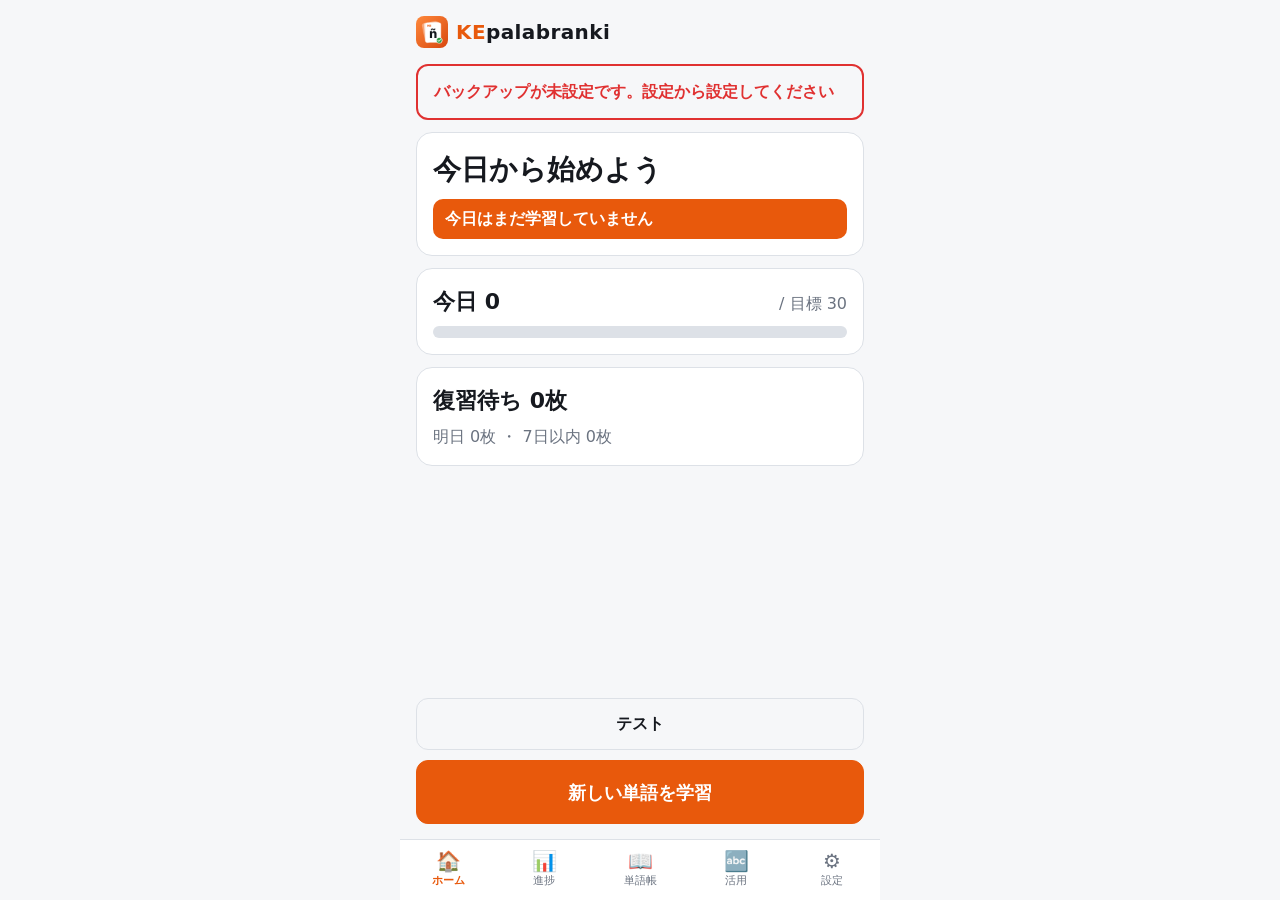
<file: index.html>
<!doctype html>
<!-- index.html — 画面の部品と script の読み込み — KEpalabranki v1.1.4 -->
<html lang="ja">
<head>
  <meta charset="utf-8">
  <meta name="viewport" content="width=device-width, initial-scale=1, viewport-fit=cover">
  <meta name="apple-mobile-web-app-capable" content="yes">
  <meta name="mobile-web-app-capable" content="yes">
  <meta name="apple-mobile-web-app-title" content="KEpalabranki">
  <meta name="apple-mobile-web-app-status-bar-style" content="default">
  <meta name="theme-color" content="#F6F7F9" media="(prefers-color-scheme: light)">
  <meta name="theme-color" content="#0E1116" media="(prefers-color-scheme: dark)">
  <title>KEpalabranki</title>
  <link rel="manifest" href="manifest.webmanifest">
  <link rel="icon" href="icons/favicon.ico" sizes="any">
  <link rel="icon" type="image/png" sizes="32x32" href="icons/favicon-32.png">
  <link rel="apple-touch-icon" href="icons/apple-touch-icon.png">
  <link rel="stylesheet" href="css/style.css">
</head>
<body>
<div id="app">
  <div id="fatal" class="fatal" hidden></div>

  <!-- ホーム -->
  <section id="screen-home" class="screen" hidden>
    <header class="app-head"><img id="app-logo" class="app-logo" src="icons/icon-192.png" alt="" width="32" height="32"><span class="brand"><b>KE</b>palabranki</span></header>
    <button id="banner-update" class="banner banner-accent" type="button" hidden></button>
    <button id="banner-sync-warn" class="banner banner-warn" type="button" hidden></button>
    <div class="card">
      <div id="txt-streak" class="streak"></div>
      <div id="banner-not-studied" class="banner-inline" hidden>今日はまだ学習していません</div>
    </div>
    <div class="card">
      <div class="goal-row"><span id="txt-today-count" class="goal-count"></span><span id="txt-goal" class="muted"></span></div>
      <div class="bar"><div id="bar-goal" class="bar-fill"></div></div>
    </div>
    <div class="card">
      <div id="txt-due-count" class="due"></div>
      <div class="muted"><span id="txt-tomorrow-count"></span> ・ <span id="txt-week-count"></span></div>
    </div>
    <div class="grow"></div>
    <div class="bottom-actions">
      <button id="btn-start-ahead" class="btn btn-outline" type="button" hidden>先取り復習</button>
      <button id="btn-start-test" class="btn btn-outline" type="button">テスト</button>
      <button id="btn-start-study" class="btn btn-primary btn-big" type="button">学習開始</button>
    </div>
  </section>

  <!-- 学習 -->
  <section id="screen-study" class="screen" hidden>
    <div class="top-bar">
      <button id="btn-study-end" class="btn-text" type="button">✕ 終了</button>
      <span id="txt-study-phase" class="phase"></span>
      <span id="txt-study-progress" class="muted"></span>
    </div>
    <div class="card study-card">
      <span id="badge-dir" class="badge"></span>
      <div id="txt-front" class="front"></div>
      <button id="btn-speak" class="btn-icon" type="button" aria-label="読み上げ">🔊</button>
    </div>
    <div id="area-choices" class="choices">
      <button id="btn-choice-0" class="choice masked" type="button" disabled>？</button>
      <button id="btn-choice-1" class="choice masked" type="button" disabled>？</button>
      <button id="btn-choice-2" class="choice masked" type="button" disabled>？</button>
      <button id="btn-choice-3" class="choice masked" type="button" disabled>？</button>
      <button id="btn-reveal-choices" class="reveal" type="button">4択を見る</button>
    </div>
    <div id="area-answer" class="card answer" hidden>
      <div class="result-row"><div id="txt-result" class="result"></div><button id="btn-fix-ng" class="btn-fix" type="button" hidden>やっぱり間違い</button></div>
      <div class="answer-es-row">
        <span id="txt-answer-es" class="answer-es"></span>
        <button id="btn-speak-answer" class="btn-icon" type="button" aria-label="読み上げ">🔊</button>
      </div>
      <div id="txt-answer-orig" class="answer-orig" hidden></div>
      <div id="txt-answer-ja" class="answer-ja"></div>
      <div id="txt-answer-ex" class="answer-ex" hidden></div>
    </div>
    <div class="grow"></div>
    <div class="bottom-actions">
      <div id="row-judge" class="row2">
        <button id="btn-ng" class="btn btn-ng" type="button">わからない</button>
        <button id="btn-ok" class="btn btn-primary" type="button">わかる</button>
      </div>
      <button id="btn-next" class="btn btn-primary btn-big" type="button" hidden>次へ</button>
    </div>
  </section>

  <!-- テスト -->
  <section id="screen-test" class="screen" hidden>
    <div id="test-setup">
      <h2 class="title">テスト</h2>
      <div class="card">
        <div class="label">範囲</div>
        <div class="seg-group">
          <button id="btn-range-all" class="seg-btn" type="button">全体（学習した単語）</button>
          <button id="btn-range-mastered" class="seg-btn" type="button">習得済み</button>
          <button id="btn-range-category" class="seg-btn" type="button">カテゴリ</button>
        </div>
        <select id="sel-test-category" class="input" hidden></select>
      </div>
      <div class="card">
        <div class="label">問題数</div>
        <div class="seg-group seg-row">
          <button id="btn-count-10" class="seg-btn" type="button">10問</button>
          <button id="btn-count-20" class="seg-btn" type="button">20問</button>
          <button id="btn-count-50" class="seg-btn" type="button">50問</button>
        </div>
      </div>
      <div class="bottom-actions">
        <button id="btn-test-back" class="btn btn-outline" type="button">戻る</button>
        <button id="btn-test-begin" class="btn btn-primary btn-big" type="button">開始</button>
      </div>
    </div>
    <div id="test-run" hidden>
      <div class="top-bar">
        <button id="btn-test-quit" class="btn-text" type="button">✕ 中止</button>
        <span id="txt-test-progress" class="muted"></span>
      </div>
      <div class="card study-card">
        <div id="txt-test-front" class="front front-es"></div>
        <button id="btn-test-speak" class="btn-icon" type="button" aria-label="読み上げ">🔊</button>
      </div>
      <div class="choices">
        <button id="btn-test-choice-0" class="choice" type="button"></button>
        <button id="btn-test-choice-1" class="choice" type="button"></button>
        <button id="btn-test-choice-2" class="choice" type="button"></button>
        <button id="btn-test-choice-3" class="choice" type="button"></button>
      </div>
      <div id="txt-test-answer" class="result" hidden></div>
      <div class="grow"></div>
      <div class="bottom-actions">
        <button id="btn-test-next" class="btn btn-primary btn-big" type="button" hidden>次へ</button>
      </div>
    </div>
    <div id="test-result" hidden>
      <h2 class="title">テスト結果</h2>
      <div class="card center">
        <div id="txt-test-score" class="score"></div>
        <div id="txt-test-compare" class="muted"></div>
      </div>
      <div id="box-test-wrong" class="card">
        <div class="label">間違えた単語</div>
        <ul id="list-test-wrong" class="word-list"></ul>
      </div>
      <div class="card">
        <div class="label">正答率の履歴</div>
        <div id="chart-test-history" class="chart"></div>
      </div>
      <div class="bottom-actions">
        <button id="btn-test-review" class="btn btn-outline" type="button">間違えた単語を学習</button>
        <button id="btn-test-home" class="btn btn-primary btn-big" type="button">ホームへ</button>
      </div>
    </div>
  </section>

  <!-- 進捗 -->
  <section id="screen-progress" class="screen" hidden>
    <h2 class="title">進捗</h2>
    <div class="card">
      <div class="label">習得状況（スペ→日）</div>
      <div id="stage-bar" class="stage-bar"></div>
      <ul class="stage-list">
        <li><span class="stage-dot unseen"></span>未学習<span id="txt-stage-unseen" class="num"></span></li>
        <li><span class="stage-dot learning"></span>学習中<span id="txt-stage-learning" class="num"></span></li>
        <li><span class="stage-dot settled"></span>定着<span id="txt-stage-settled" class="num"></span></li>
        <li><span class="stage-dot mastered"></span>習得<span id="txt-stage-mastered" class="num"></span></li>
      </ul>
    </div>
    <div class="card">
      <ul class="stage-list">
        <li>全単語<span id="txt-total-words" class="num"></span></li>
        <li>日→スペが解放された単語<span id="txt-reverse-count" class="num"></span></li>
        <li>連続日数<span id="txt-progress-streak" class="num"></span></li>
      </ul>
    </div>
  </section>

  <!-- 単語帳 -->
  <section id="screen-words" class="screen" hidden>
    <h2 class="title">単語帳</h2>
    <div class="row2">
      <button id="btn-word-add" class="btn btn-outline" type="button">＋追加</button>
      <button id="btn-word-import" class="btn btn-outline" type="button">CSV取り込み</button>
    </div>
    <input id="input-word-search" class="input" type="search" placeholder="スペイン語・日本語で検索" autocomplete="off">
    <div class="row-between">
      <select id="sel-word-category" class="input"></select>
      <span id="txt-word-count" class="muted nowrap"></span>
    </div>
    <ul id="list-words" class="word-list tappable"></ul>
    <button id="btn-word-more" class="btn btn-outline" type="button" hidden>さらに表示</button>
  </section>

  <!-- 単語の編集 -->
  <section id="screen-word-edit" class="screen" hidden>
    <h2 id="txt-we-title" class="title">単語の編集</h2>
    <label class="field"><span>スペイン語（必須）</span>
      <span class="row-between"><input id="input-we-es" class="input" type="text" autocomplete="off" autocapitalize="off" spellcheck="false">
      <button id="btn-we-speak" class="btn-icon" type="button" aria-label="読み上げ">🔊</button></span></label>
    <label class="field"><span>日本語（必須。改行できます）</span><textarea id="input-we-ja" class="input" rows="4"></textarea></label>
    <label class="field"><span>カテゴリ（必須）</span><input id="input-we-category" class="input" type="text" list="list-categories" autocomplete="off"></label>
    <datalist id="list-categories"></datalist>
    <label class="field"><span>品詞</span><input id="input-we-pos" class="input" type="text" list="list-pos" autocomplete="off"></label>
    <datalist id="list-pos"></datalist>
    <label class="field"><span>名詞の性</span>
      <select id="sel-we-gender" class="input">
        <option value="">なし</option><option value="m">男性 el</option><option value="f">女性 la</option>
      </select></label>
    <label class="field"><span>例文（スペイン語）</span><input id="input-we-ex-es" class="input" type="text" autocomplete="off" autocapitalize="off"></label>
    <label class="field"><span>例文（日本語）</span><input id="input-we-ex-ja" class="input" type="text" autocomplete="off"></label>
    <label class="field"><span>メモ</span><input id="input-we-note" class="input" type="text" autocomplete="off"></label>
    <label class="field"><span>出典</span><input id="input-we-source" class="input" type="text" autocomplete="off"></label>
    <div class="bottom-actions">
      <div class="row2">
        <button id="btn-we-cancel" class="btn btn-outline" type="button">キャンセル</button>
        <button id="btn-we-save" class="btn btn-primary" type="button">保存</button>
      </div>
    </div>
  </section>

  <!-- 取り込み -->
  <section id="screen-import" class="screen" hidden>
    <h2 class="title">CSV取り込み</h2>
    <input id="input-import-file" type="file" accept=".csv,text/csv,text/plain" hidden>
    <button id="btn-import-choose" class="btn btn-outline" type="button">ファイルを選ぶ</button>
    <div id="txt-import-summary" class="card"></div>
    <label class="field"><span>重複したとき</span>
      <select id="sel-import-dup" class="input">
        <option value="SKIP">スキップ</option>
        <option value="OVERWRITE">上書き（学習記録は残す）</option>
      </select></label>
    <div class="grow"></div>
    <div class="bottom-actions">
      <div class="row2">
        <button id="btn-import-cancel" class="btn btn-outline" type="button">キャンセル</button>
        <button id="btn-import-run" class="btn btn-primary" type="button" disabled>取り込む</button>
      </div>
    </div>
  </section>

  <!-- 設定 -->
  <section id="screen-settings" class="screen" hidden>
    <h2 class="title">設定</h2>
    <div class="card">
      <label class="field"><span>1日の目標（枚）</span><input id="input-goal" class="input" type="number" min="1" max="500" step="1" inputmode="numeric"></label>
      <label class="field"><span>読み上げ音声</span><select id="sel-voice" class="input"></select></label>
      <button id="btn-voice-test" class="btn btn-outline" type="button">🔊 試しに読む</button>
    </div>
    <div class="card">
      <div class="label">バックアップ（スプレッドシート）</div>
      <label class="field"><span>同期のURL</span><input id="input-sync-url" class="input" type="url" autocomplete="off" autocapitalize="off" spellcheck="false" placeholder="https://script.google.com/macros/s/…/exec"></label>
      <label class="field"><span>合言葉</span><input id="input-sync-token" class="input" type="text" autocomplete="off" autocapitalize="off" spellcheck="false"></label>
      <div class="row2">
        <button id="btn-sync-test" class="btn btn-outline" type="button">接続テスト</button>
        <button id="btn-sync-now" class="btn btn-outline" type="button">今すぐ同期</button>
      </div>
      <button id="btn-sync-restore" class="btn btn-outline" type="button">スプレッドシートから復元</button>
      <div id="txt-sync-status" class="muted small"></div>
    </div>
    <div id="txt-version" class="version"></div>
  </section>

  <!-- 活用（v1.1） -->
  <section id="screen-conj" class="screen" hidden>
    <div id="conj-setup">
      <h2 class="title">活用</h2>
      <div class="card">
        <div id="txt-conj-data" class="muted small"></div>
        <div id="txt-conj-verbs"></div>
        <div id="box-conj-missing" class="conj-missing" hidden>
          <div id="txt-conj-missing-msg"></div>
          <button id="btn-conj-copy-missing" class="btn btn-outline" type="button">一覧をコピー</button>
          <div id="txt-conj-missing" class="small" hidden></div>
        </div>
      </div>
      <div class="card">
        <div class="label">出題する時制</div>
        <div id="conj-tense-btns" class="tense-grid">
          <button id="btn-conj-tense-IND_PRES" class="seg-btn" type="button" data-tense="IND_PRES">直説法 現在</button>
          <button id="btn-conj-tense-IND_PRET" class="seg-btn" type="button" data-tense="IND_PRET">直説法 点過去</button>
          <button id="btn-conj-tense-IND_IMPF" class="seg-btn" type="button" data-tense="IND_IMPF">直説法 線過去</button>
          <button id="btn-conj-tense-IND_FUT" class="seg-btn" type="button" data-tense="IND_FUT">直説法 未来</button>
          <button id="btn-conj-tense-IND_COND" class="seg-btn" type="button" data-tense="IND_COND">直説法 過去未来</button>
          <button id="btn-conj-tense-SUB_PRES" class="seg-btn" type="button" data-tense="SUB_PRES">接続法 現在</button>
          <button id="btn-conj-tense-SUB_IMPF" class="seg-btn" type="button" data-tense="SUB_IMPF">接続法 過去</button>
          <button id="btn-conj-tense-IMP_AFF" class="seg-btn" type="button" data-tense="IMP_AFF">命令法 肯定</button>
          <button id="btn-conj-tense-IMP_NEG" class="seg-btn" type="button" data-tense="IMP_NEG">命令法 否定</button>
        </div>
      </div>
      <div class="card">
        <div class="label">時制ごとの正答率（直近300問）</div>
        <ul id="list-conj-stats" class="stage-list"></ul>
      </div>
      <div class="grow"></div>
      <div class="bottom-actions conj-actions">
        <button id="btn-conj-begin" class="btn btn-primary btn-big" type="button">始める</button>
      </div>
    </div>
    <div id="conj-run" hidden>
      <div class="top-bar">
        <button id="btn-conj-quit" class="btn-text" type="button">✕ 中止</button>
        <span id="txt-conj-qtype" class="phase"></span>
        <span id="txt-conj-progress" class="muted"></span>
      </div>
      <div class="card study-card">
        <div id="txt-conj-prompt" class="conj-prompt"></div>
        <button id="btn-conj-speak" class="btn-icon" type="button" aria-label="読み上げ">🔊</button>
      </div>
      <div class="choices">
        <button id="btn-conj-choice-0" class="choice" type="button"></button>
        <button id="btn-conj-choice-1" class="choice" type="button"></button>
        <button id="btn-conj-choice-2" class="choice" type="button"></button>
        <button id="btn-conj-choice-3" class="choice" type="button"></button>
      </div>
      <div id="txt-conj-result" class="result" hidden></div>
      <div id="box-conj-table" class="card conj-box" hidden>
        <div class="conj-head"><span id="txt-conj-inf" class="conj-inf"></span><span id="txt-conj-meaning" class="muted"></span></div>
        <div><span id="txt-conj-type" class="type-label"></span></div>
        <div id="txt-conj-note" class="small"></div>
        <div id="txt-conj-parts" class="small muted"></div>
        <div id="list-conj-table"></div>
      </div>
      <div class="grow"></div>
      <div class="bottom-actions">
        <button id="btn-conj-next" class="btn btn-primary btn-big" type="button" hidden>次へ</button>
      </div>
    </div>
    <div id="conj-result" hidden>
      <h2 class="title">活用の結果</h2>
      <div class="card center"><div id="txt-conj-score" class="score"></div></div>
      <div id="box-conj-wrong" class="card">
        <div class="label">間違えた問題</div>
        <ul id="list-conj-wrong" class="plain-list"></ul>
      </div>
      <div class="bottom-actions">
        <button id="btn-conj-back" class="btn btn-outline" type="button">戻る</button>
        <button id="btn-conj-again" class="btn btn-primary btn-big" type="button">もう一度</button>
      </div>
    </div>
  </section>

  <nav id="tabbar" class="tabbar" hidden>
    <button type="button" data-screen="home"><span class="tab-ic">🏠</span>ホーム</button>
    <button type="button" data-screen="progress"><span class="tab-ic">📊</span>進捗</button>
    <button type="button" data-screen="words"><span class="tab-ic">📖</span>単語帳</button>
    <button type="button" data-screen="conj"><span class="tab-ic">🔤</span>活用</button>
    <button type="button" data-screen="settings"><span class="tab-ic">⚙️</span>設定</button>
  </nav>

  <div id="toast" class="toast" role="status" hidden></div>
  <div id="overlay-goal" class="overlay-goal" hidden></div>
</div>

<script src="js/config.js"></script>
<script src="js/utils.js"></script>
<script src="js/db.js"></script>
<script src="js/data.js"></script>
<script src="js/srs.js"></script>
<script src="js/queue.js"></script>
<script src="js/choices.js"></script>
<script src="js/stats.js"></script>
<script src="js/speech.js"></script>
<script src="js/importer.js"></script>
<script src="js/sync.js"></script>
<script src="js/conj.js"></script>
<script src="js/ui.js"></script>
<script src="js/screenHome.js"></script>
<script src="js/screenStudy.js"></script>
<script src="js/screenTest.js"></script>
<script src="js/screenProgress.js"></script>
<script src="js/screenWords.js"></script>
<script src="js/screenSettings.js"></script>
<script src="js/screenConj.js"></script>
<script src="js/main.js"></script>
</body>
</html>
</file>
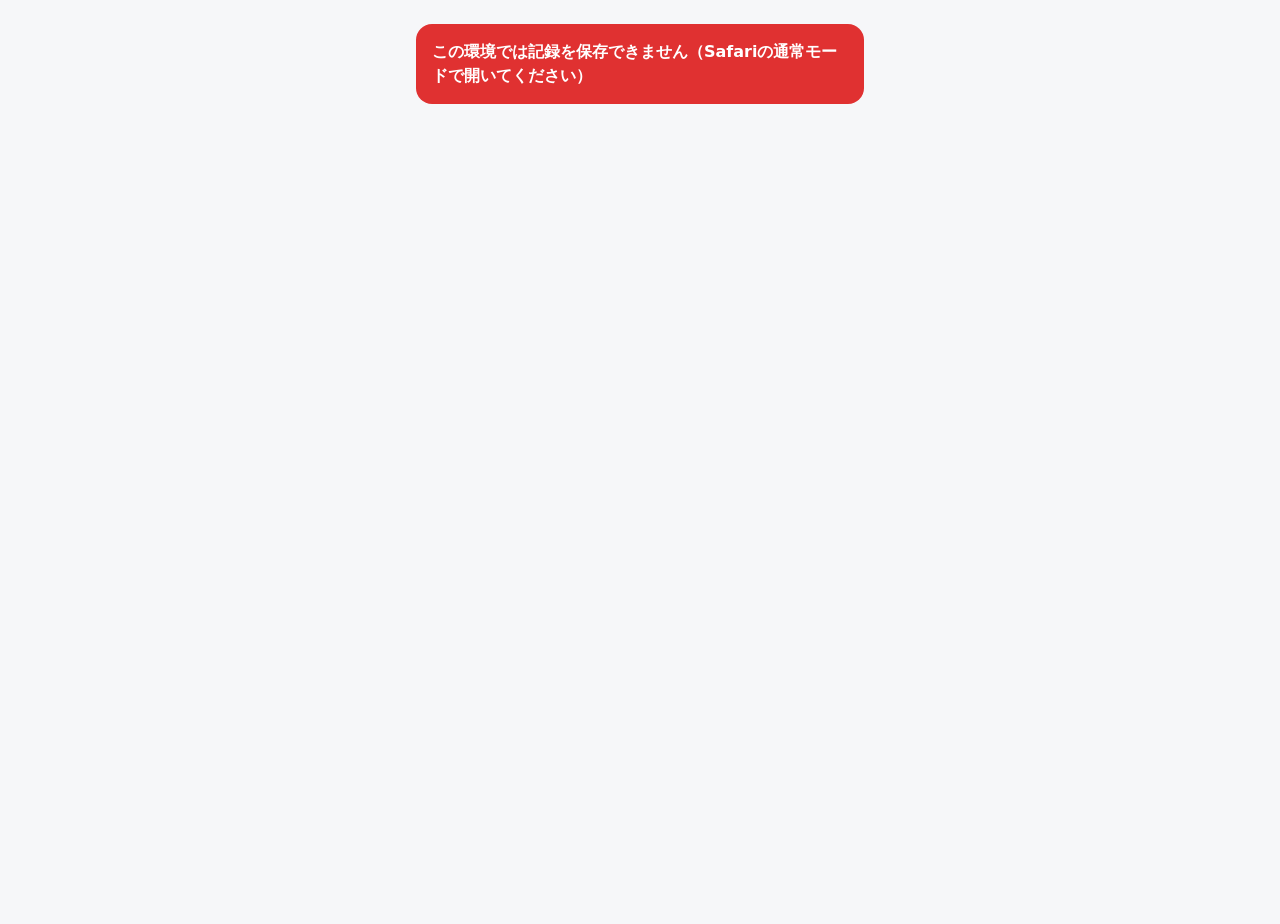
<file: kepalabranki/index.html>
<!doctype html>
<!-- index.html — 画面の部品と script の読み込み — KEpalabranki v1.0.1 -->
<html lang="ja">
<head>
  <meta charset="utf-8">
  <meta name="viewport" content="width=device-width, initial-scale=1, viewport-fit=cover">
  <meta name="apple-mobile-web-app-capable" content="yes">
  <meta name="mobile-web-app-capable" content="yes">
  <meta name="apple-mobile-web-app-title" content="KEpalabranki">
  <meta name="apple-mobile-web-app-status-bar-style" content="default">
  <meta name="theme-color" content="#F6F7F9" media="(prefers-color-scheme: light)">
  <meta name="theme-color" content="#0E1116" media="(prefers-color-scheme: dark)">
  <title>KEpalabranki</title>
  <link rel="manifest" href="manifest.webmanifest">
  <link rel="apple-touch-icon" href="icons/apple-touch-icon.png">
  <link rel="stylesheet" href="css/style.css">
</head>
<body>
<div id="app">
  <div id="fatal" class="fatal" hidden></div>

  <!-- ホーム -->
  <section id="screen-home" class="screen" hidden>
    <header class="app-head"><span class="brand"><b>KE</b>palabranki</span></header>
    <button id="banner-update" class="banner banner-accent" type="button" hidden></button>
    <button id="banner-sync-warn" class="banner banner-warn" type="button" hidden></button>
    <div class="card">
      <div id="txt-streak" class="streak"></div>
      <div id="banner-not-studied" class="banner-inline" hidden>今日はまだ学習していません</div>
    </div>
    <div class="card">
      <div class="goal-row"><span id="txt-today-count" class="goal-count"></span><span id="txt-goal" class="muted"></span></div>
      <div class="bar"><div id="bar-goal" class="bar-fill"></div></div>
    </div>
    <div class="card">
      <div id="txt-due-count" class="due"></div>
      <div class="muted"><span id="txt-tomorrow-count"></span> ・ <span id="txt-week-count"></span></div>
    </div>
    <div class="grow"></div>
    <div class="bottom-actions">
      <button id="btn-start-ahead" class="btn btn-outline" type="button" hidden>先取り復習</button>
      <button id="btn-start-test" class="btn btn-outline" type="button">テスト</button>
      <button id="btn-start-study" class="btn btn-primary btn-big" type="button">学習開始</button>
    </div>
  </section>

  <!-- 学習 -->
  <section id="screen-study" class="screen" hidden>
    <div class="top-bar">
      <button id="btn-study-end" class="btn-text" type="button">✕ 終了</button>
      <span id="txt-study-phase" class="phase"></span>
      <span id="txt-study-progress" class="muted"></span>
    </div>
    <div class="card study-card">
      <span id="badge-dir" class="badge"></span>
      <div id="txt-front" class="front"></div>
      <button id="btn-speak" class="btn-icon" type="button" aria-label="読み上げ">🔊</button>
    </div>
    <div id="area-choices" class="choices">
      <button id="btn-choice-0" class="choice masked" type="button" disabled>？</button>
      <button id="btn-choice-1" class="choice masked" type="button" disabled>？</button>
      <button id="btn-choice-2" class="choice masked" type="button" disabled>？</button>
      <button id="btn-choice-3" class="choice masked" type="button" disabled>？</button>
      <button id="btn-reveal-choices" class="reveal" type="button">4択を見る</button>
    </div>
    <div id="area-answer" class="card answer" hidden>
      <div id="txt-result" class="result"></div>
      <div class="answer-es-row">
        <span id="txt-answer-es" class="answer-es"></span>
        <button id="btn-speak-answer" class="btn-icon" type="button" aria-label="読み上げ">🔊</button>
      </div>
      <div id="txt-answer-ja" class="answer-ja"></div>
      <div id="txt-answer-ex" class="answer-ex" hidden></div>
    </div>
    <div class="grow"></div>
    <div class="bottom-actions">
      <div id="row-judge" class="row2">
        <button id="btn-ng" class="btn btn-ng" type="button">わからない</button>
        <button id="btn-ok" class="btn btn-primary" type="button">わかる</button>
      </div>
      <button id="btn-next" class="btn btn-primary btn-big" type="button" hidden>次へ</button>
    </div>
  </section>

  <!-- テスト -->
  <section id="screen-test" class="screen" hidden>
    <div id="test-setup">
      <h2 class="title">テスト</h2>
      <div class="card">
        <div class="label">範囲</div>
        <div class="seg-group">
          <button id="btn-range-all" class="seg-btn" type="button">全体（学習した単語）</button>
          <button id="btn-range-mastered" class="seg-btn" type="button">習得済み</button>
          <button id="btn-range-category" class="seg-btn" type="button">カテゴリ</button>
        </div>
        <select id="sel-test-category" class="input" hidden></select>
      </div>
      <div class="card">
        <div class="label">問題数</div>
        <div class="seg-group seg-row">
          <button id="btn-count-10" class="seg-btn" type="button">10問</button>
          <button id="btn-count-20" class="seg-btn" type="button">20問</button>
          <button id="btn-count-50" class="seg-btn" type="button">50問</button>
        </div>
      </div>
      <div class="bottom-actions">
        <button id="btn-test-back" class="btn btn-outline" type="button">戻る</button>
        <button id="btn-test-begin" class="btn btn-primary btn-big" type="button">開始</button>
      </div>
    </div>
    <div id="test-run" hidden>
      <div class="top-bar">
        <button id="btn-test-quit" class="btn-text" type="button">✕ 中止</button>
        <span id="txt-test-progress" class="muted"></span>
      </div>
      <div class="card study-card">
        <div id="txt-test-front" class="front front-es"></div>
        <button id="btn-test-speak" class="btn-icon" type="button" aria-label="読み上げ">🔊</button>
      </div>
      <div class="choices">
        <button id="btn-test-choice-0" class="choice" type="button"></button>
        <button id="btn-test-choice-1" class="choice" type="button"></button>
        <button id="btn-test-choice-2" class="choice" type="button"></button>
        <button id="btn-test-choice-3" class="choice" type="button"></button>
      </div>
      <div id="txt-test-answer" class="result" hidden></div>
      <div class="grow"></div>
      <div class="bottom-actions">
        <button id="btn-test-next" class="btn btn-primary btn-big" type="button" hidden>次へ</button>
      </div>
    </div>
    <div id="test-result" hidden>
      <h2 class="title">テスト結果</h2>
      <div class="card center">
        <div id="txt-test-score" class="score"></div>
        <div id="txt-test-compare" class="muted"></div>
      </div>
      <div id="box-test-wrong" class="card">
        <div class="label">間違えた単語</div>
        <ul id="list-test-wrong" class="word-list"></ul>
      </div>
      <div class="card">
        <div class="label">正答率の履歴</div>
        <div id="chart-test-history" class="chart"></div>
      </div>
      <div class="bottom-actions">
        <button id="btn-test-review" class="btn btn-outline" type="button">間違えた単語を学習</button>
        <button id="btn-test-home" class="btn btn-primary btn-big" type="button">ホームへ</button>
      </div>
    </div>
  </section>

  <!-- 進捗 -->
  <section id="screen-progress" class="screen" hidden>
    <h2 class="title">進捗</h2>
    <div class="card">
      <div class="label">習得状況（スペ→日）</div>
      <div id="stage-bar" class="stage-bar"></div>
      <ul class="stage-list">
        <li><span class="stage-dot unseen"></span>未学習<span id="txt-stage-unseen" class="num"></span></li>
        <li><span class="stage-dot learning"></span>学習中<span id="txt-stage-learning" class="num"></span></li>
        <li><span class="stage-dot settled"></span>定着<span id="txt-stage-settled" class="num"></span></li>
        <li><span class="stage-dot mastered"></span>習得<span id="txt-stage-mastered" class="num"></span></li>
      </ul>
    </div>
    <div class="card">
      <ul class="stage-list">
        <li>全単語<span id="txt-total-words" class="num"></span></li>
        <li>日→スペが解放された単語<span id="txt-reverse-count" class="num"></span></li>
        <li>連続日数<span id="txt-progress-streak" class="num"></span></li>
      </ul>
    </div>
  </section>

  <!-- 単語帳 -->
  <section id="screen-words" class="screen" hidden>
    <h2 class="title">単語帳</h2>
    <div class="row2">
      <button id="btn-word-add" class="btn btn-outline" type="button">＋追加</button>
      <button id="btn-word-import" class="btn btn-outline" type="button">CSV取り込み</button>
    </div>
    <input id="input-word-search" class="input" type="search" placeholder="スペイン語・日本語で検索" autocomplete="off">
    <div class="row-between">
      <select id="sel-word-category" class="input"></select>
      <span id="txt-word-count" class="muted nowrap"></span>
    </div>
    <ul id="list-words" class="word-list tappable"></ul>
    <button id="btn-word-more" class="btn btn-outline" type="button" hidden>さらに表示</button>
  </section>

  <!-- 単語の編集 -->
  <section id="screen-word-edit" class="screen" hidden>
    <h2 id="txt-we-title" class="title">単語の編集</h2>
    <label class="field"><span>スペイン語（必須）</span>
      <span class="row-between"><input id="input-we-es" class="input" type="text" autocomplete="off" autocapitalize="off" spellcheck="false">
      <button id="btn-we-speak" class="btn-icon" type="button" aria-label="読み上げ">🔊</button></span></label>
    <label class="field"><span>日本語（必須。改行できます）</span><textarea id="input-we-ja" class="input" rows="4"></textarea></label>
    <label class="field"><span>カテゴリ（必須）</span><input id="input-we-category" class="input" type="text" list="list-categories" autocomplete="off"></label>
    <datalist id="list-categories"></datalist>
    <label class="field"><span>品詞</span><input id="input-we-pos" class="input" type="text" list="list-pos" autocomplete="off"></label>
    <datalist id="list-pos"></datalist>
    <label class="field"><span>名詞の性</span>
      <select id="sel-we-gender" class="input">
        <option value="">なし</option><option value="m">男性 el</option><option value="f">女性 la</option>
      </select></label>
    <label class="field"><span>例文（スペイン語）</span><input id="input-we-ex-es" class="input" type="text" autocomplete="off" autocapitalize="off"></label>
    <label class="field"><span>例文（日本語）</span><input id="input-we-ex-ja" class="input" type="text" autocomplete="off"></label>
    <label class="field"><span>メモ</span><input id="input-we-note" class="input" type="text" autocomplete="off"></label>
    <label class="field"><span>出典</span><input id="input-we-source" class="input" type="text" autocomplete="off"></label>
    <div class="bottom-actions">
      <div class="row2">
        <button id="btn-we-cancel" class="btn btn-outline" type="button">キャンセル</button>
        <button id="btn-we-save" class="btn btn-primary" type="button">保存</button>
      </div>
    </div>
  </section>

  <!-- 取り込み -->
  <section id="screen-import" class="screen" hidden>
    <h2 class="title">CSV取り込み</h2>
    <input id="input-import-file" type="file" accept=".csv,text/csv,text/plain" hidden>
    <button id="btn-import-choose" class="btn btn-outline" type="button">ファイルを選ぶ</button>
    <div id="txt-import-summary" class="card"></div>
    <label class="field"><span>重複したとき</span>
      <select id="sel-import-dup" class="input">
        <option value="SKIP">スキップ</option>
        <option value="OVERWRITE">上書き（学習記録は残す）</option>
      </select></label>
    <div class="grow"></div>
    <div class="bottom-actions">
      <div class="row2">
        <button id="btn-import-cancel" class="btn btn-outline" type="button">キャンセル</button>
        <button id="btn-import-run" class="btn btn-primary" type="button" disabled>取り込む</button>
      </div>
    </div>
  </section>

  <!-- 設定 -->
  <section id="screen-settings" class="screen" hidden>
    <h2 class="title">設定</h2>
    <div class="card">
      <label class="field"><span>1日の目標（枚）</span><input id="input-goal" class="input" type="number" min="1" max="500" step="1" inputmode="numeric"></label>
      <label class="field"><span>読み上げ音声</span><select id="sel-voice" class="input"></select></label>
      <button id="btn-voice-test" class="btn btn-outline" type="button">🔊 試しに読む</button>
    </div>
    <div class="card">
      <div class="label">バックアップ（スプレッドシート）</div>
      <label class="field"><span>同期のURL</span><input id="input-sync-url" class="input" type="url" autocomplete="off" autocapitalize="off" spellcheck="false" placeholder="https://script.google.com/macros/s/…/exec"></label>
      <label class="field"><span>合言葉</span><input id="input-sync-token" class="input" type="text" autocomplete="off" autocapitalize="off" spellcheck="false"></label>
      <div class="row2">
        <button id="btn-sync-test" class="btn btn-outline" type="button">接続テスト</button>
        <button id="btn-sync-now" class="btn btn-outline" type="button">今すぐ同期</button>
      </div>
      <button id="btn-sync-restore" class="btn btn-outline" type="button">スプレッドシートから復元</button>
      <div id="txt-sync-status" class="muted small"></div>
    </div>
    <div id="txt-version" class="version"></div>
  </section>

  <nav id="tabbar" class="tabbar" hidden>
    <button type="button" data-screen="home"><span class="tab-ic">🏠</span>ホーム</button>
    <button type="button" data-screen="progress"><span class="tab-ic">📊</span>進捗</button>
    <button type="button" data-screen="words"><span class="tab-ic">📖</span>単語帳</button>
    <button type="button" data-screen="settings"><span class="tab-ic">⚙️</span>設定</button>
  </nav>

  <div id="toast" class="toast" role="status" hidden></div>
  <div id="overlay-goal" class="overlay-goal" hidden></div>
</div>

<script src="js/config.js"></script>
<script src="js/utils.js"></script>
<script src="js/db.js"></script>
<script src="js/data.js"></script>
<script src="js/srs.js"></script>
<script src="js/queue.js"></script>
<script src="js/choices.js"></script>
<script src="js/stats.js"></script>
<script src="js/speech.js"></script>
<script src="js/importer.js"></script>
<script src="js/sync.js"></script>
<script src="js/ui.js"></script>
<script src="js/screenHome.js"></script>
<script src="js/screenStudy.js"></script>
<script src="js/screenTest.js"></script>
<script src="js/screenProgress.js"></script>
<script src="js/screenWords.js"></script>
<script src="js/screenSettings.js"></script>
<script src="js/main.js"></script>
</body>
</html>
</file>
<file: css/style.css>
/* css/style.css — 見た目 — KEpalabranki v1.1.3 */
:root {
  --bg: #F6F7F9; --surface: #FFFFFF; --line: #DDE1E7; --text: #16191F; --muted: #6B7380;
  --accent: #E8590C; --accent-ink: #FFFFFF; --ok: #2F9E44; --ng: #E03131;
  --male: #1C7ED6; --female: #D6336C; --mask: #CED4DA; --accent-soft: #FFE8D9;
  --st-unseen: #ADB5BD; --st-learning: #FAB005; --st-settled: #40C057; --st-mastered: #1C7ED6;
  --font: -apple-system, "Hiragino Sans", "Noto Sans JP", system-ui, sans-serif;
  --tab-h: 60px;
}
@media (prefers-color-scheme: dark) {
  :root {
    --bg: #0E1116; --surface: #171B22; --line: #2A313C; --text: #E8ECF2; --muted: #8D97A6;
    --accent: #FF8A3D; --accent-ink: #1A0E05; --ok: #51CF66; --ng: #FF6B6B;
    --male: #4DABF7; --female: #F783AC; --mask: #343A40; --accent-soft: #3A2414;
    --st-unseen: #5C6670; --st-learning: #FCC419; --st-settled: #51CF66; --st-mastered: #4DABF7;
  }
}

[hidden] { display: none !important; }
* { box-sizing: border-box; -webkit-tap-highlight-color: transparent; }
html, body { margin: 0; padding: 0; background: var(--bg); color: var(--text); font-family: var(--font); font-size: 16px; line-height: 1.5; }
button, input, select, textarea { font: inherit; color: inherit; }
button { cursor: pointer; }

#app { max-width: 480px; margin: 0 auto; min-height: 100vh; min-height: 100dvh; }
.screen {
  display: flex; flex-direction: column; gap: 12px;
  min-height: 100vh; min-height: 100dvh;
  padding: calc(env(safe-area-inset-top) + 12px) 16px calc(env(safe-area-inset-bottom) + 16px);
}
#screen-home, #screen-progress, #screen-words, #screen-settings, #screen-conj { padding-bottom: calc(env(safe-area-inset-bottom) + var(--tab-h) + 16px); }
#test-setup, #test-run, #test-result { display: flex; flex-direction: column; gap: 12px; flex: 1; }
.grow { flex: 1; }

.app-head { padding: 4px 0; }
.brand { font-size: 20px; font-weight: 700; letter-spacing: .02em; }
.brand b { color: var(--accent); }
.title { margin: 4px 0; font-size: 22px; }
.label { font-size: 14px; color: var(--muted); margin-bottom: 8px; }
.muted { color: var(--muted); }
.small { font-size: 14px; }
.nowrap { white-space: nowrap; }
.center { text-align: center; }
.version { text-align: center; color: var(--muted); font-size: 13px; padding: 8px 0; }

.card { background: var(--surface); border: 1px solid var(--line); border-radius: 16px; padding: 16px; display: flex; flex-direction: column; gap: 8px; }
.fatal { margin: 24px 16px; padding: 16px; border-radius: 16px; background: var(--ng); color: #fff; font-weight: 700; }

/* ボタン */
.btn { min-height: 52px; border-radius: 12px; border: 1px solid var(--line); background: var(--surface); padding: 0 16px; font-weight: 700; width: 100%; }
.btn:disabled { opacity: .45; }
.btn:active:not(:disabled) { transform: scale(.98); }
.btn-primary { background: var(--accent); color: var(--accent-ink); border-color: var(--accent); }
.btn-outline { background: transparent; border-color: var(--line); }
.btn-ng { background: var(--surface); border: 2px solid var(--ng); color: var(--ng); }
.btn-big { min-height: 64px; font-size: 18px; }
.btn-text { background: none; border: none; padding: 8px 4px; min-height: 44px; color: var(--muted); font-weight: 700; }
.btn-icon { background: none; border: 1px solid var(--line); border-radius: 50%; width: 48px; height: 48px; font-size: 20px; flex: none; }
.row2 { display: grid; grid-template-columns: 1fr 1fr; gap: 10px; }
.row2 .btn { min-height: 64px; font-size: 18px; }
.row-between { display: flex; align-items: center; gap: 10px; }
.row-between .input { flex: 1; }
.bottom-actions {
  position: sticky; bottom: calc(env(safe-area-inset-bottom) + 8px);
  display: flex; flex-direction: column; gap: 10px; padding-top: 8px; background: var(--bg);
}
#screen-home .bottom-actions { bottom: calc(env(safe-area-inset-bottom) + var(--tab-h) + 8px); }

/* バナー */
.banner { width: 100%; text-align: left; border: none; border-radius: 12px; padding: 14px 16px; font-weight: 700; min-height: 52px; }
.banner-accent { background: var(--accent); color: var(--accent-ink); }
.banner-warn { background: transparent; border: 2px solid var(--ng); color: var(--ng); }
.banner-inline { background: var(--accent); color: var(--accent-ink); border-radius: 10px; padding: 8px 12px; font-weight: 700; }

/* ホーム */
.streak { font-size: 28px; font-weight: 800; }
.goal-row { display: flex; justify-content: space-between; align-items: baseline; }
.goal-count { font-size: 22px; font-weight: 800; }
.bar { height: 12px; border-radius: 6px; background: var(--line); overflow: hidden; }
.bar-fill { height: 100%; width: 0; background: var(--accent); border-radius: 6px; transition: width .3s; }
.due { font-size: 22px; font-weight: 800; }

/* 学習 */
.top-bar { display: flex; align-items: center; justify-content: space-between; gap: 8px; }
.phase { font-weight: 700; font-size: 15px; }
.study-card { align-items: center; text-align: center; padding: 20px 16px; gap: 12px; }
.badge { font-size: 13px; padding: 2px 10px; border-radius: 999px; border: 1px solid var(--line); color: var(--muted); }
.badge.badge-rev { border: 2px solid var(--accent); color: var(--accent); font-weight: 700; }
.front { word-break: break-word; }
.front-es { font-size: 28px; font-weight: 800; }
.front-ja { font-size: 22px; font-weight: 700; }
.choices { position: relative; display: flex; flex-direction: column; gap: 8px; }
.choice { min-height: 52px; border-radius: 12px; border: 1px solid var(--line); background: var(--surface); padding: 10px 14px; text-align: left; font-size: 17px; }
.choice.masked { background: var(--mask); color: transparent; border-color: var(--mask); }
.choice:disabled { opacity: 1; }
.choice.choice-ok { border: 2px solid var(--ok); background: color-mix(in srgb, var(--ok) 15%, var(--surface)); }
.choice.choice-ng { border: 2px solid var(--ng); background: color-mix(in srgb, var(--ng) 15%, var(--surface)); }
.reveal {
  position: absolute; left: 50%; top: 50%; transform: translate(-50%, -50%);
  min-height: 52px; padding: 0 24px; border-radius: 999px; border: 2px solid var(--accent);
  background: var(--surface); color: var(--accent); font-weight: 800; font-size: 17px;
}
.answer { gap: 6px; }
.result { font-weight: 800; font-size: 18px; }
.result-ok { color: var(--ok); }
.result-ng { color: var(--ng); }
.answer-es-row { display: flex; align-items: center; justify-content: space-between; gap: 8px; }
.answer-es { font-size: 24px; font-weight: 800; word-break: break-word; }
.gender { font-weight: 800; }
.gender-m { color: var(--male); }
.gender-f { color: var(--female); }
.answer-ja { font-size: 17px; }
.answer-ja i { color: var(--muted); }
.answer-ex { border-top: 1px solid var(--line); padding-top: 8px; }
.ex-es { font-weight: 700; }
.ex-ja { color: var(--muted); }

/* 目標達成 */
.overlay-goal {
  position: fixed; left: 50%; top: 40%; transform: translate(-50%, -50%);
  background: var(--accent); color: var(--accent-ink); padding: 24px 28px; border-radius: 20px;
  font-size: 24px; font-weight: 800; z-index: 50; white-space: nowrap; box-shadow: 0 10px 30px rgba(0,0,0,.25);
}
.overlay-goal.play { animation: pop 1.5s ease forwards; }
@keyframes pop {
  0% { transform: translate(-50%, -50%) scale(.6); opacity: 0; }
  20% { transform: translate(-50%, -50%) scale(1.08); opacity: 1; }
  75% { transform: translate(-50%, -50%) scale(1); opacity: 1; }
  100% { transform: translate(-50%, -50%) scale(1.25); opacity: 0; }
}

/* テスト */
.seg-group { display: flex; flex-direction: column; gap: 8px; }
.seg-group.seg-row { flex-direction: row; }
.seg-btn { flex: 1; min-height: 48px; border-radius: 12px; border: 1px solid var(--line); background: var(--surface); font-weight: 700; }
.seg-btn.selected { border: 2px solid var(--accent); color: var(--accent); }
.score { font-size: 32px; font-weight: 800; }
.chart svg { width: 100%; height: auto; display: block; }
.chart .grid { stroke: var(--line); stroke-width: 1; }
.chart .axis { fill: var(--muted); font-size: 10px; }
.chart .line { fill: none; stroke: var(--accent); stroke-width: 2; }
.chart .dot { fill: var(--accent); }

/* 進捗 */
.stage-bar { display: flex; height: 18px; border-radius: 9px; overflow: hidden; background: var(--line); }
.seg-unseen { background: var(--st-unseen); }
.seg-learning { background: var(--st-learning); }
.seg-settled { background: var(--st-settled); }
.seg-mastered { background: var(--st-mastered); }
.stage-list { list-style: none; margin: 0; padding: 0; }
.stage-list li { display: flex; align-items: center; gap: 8px; padding: 8px 0; border-bottom: 1px solid var(--line); }
.stage-list li:last-child { border-bottom: none; }
.stage-list .num { margin-left: auto; font-weight: 700; }
.stage-dot { width: 10px; height: 10px; border-radius: 50%; flex: none; }
.stage-dot.unseen { background: var(--st-unseen); }
.stage-dot.learning { background: var(--st-learning); }
.stage-dot.settled { background: var(--st-settled); }
.stage-dot.mastered { background: var(--st-mastered); }

/* 単語帳 */
.input { width: 100%; min-height: 48px; border-radius: 12px; border: 1px solid var(--line); background: var(--surface); padding: 10px 12px; font-size: 16px; }
textarea.input { resize: vertical; }
.field { display: flex; flex-direction: column; gap: 4px; font-size: 14px; color: var(--muted); }
.field .input, .field textarea, .field select { color: var(--text); }
.word-list { list-style: none; margin: 0; padding: 0; }
.word-list li { display: flex; align-items: center; gap: 10px; padding: 12px 4px; border-bottom: 1px solid var(--line); min-height: 48px; }
.word-list .w-es { font-weight: 700; flex: 0 1 45%; word-break: break-word; }
.word-list .w-ja { color: var(--muted); flex: 1; word-break: break-word; font-size: 15px; }
.word-list.tappable li { cursor: pointer; }

/* タブ・トースト */
.tabbar {
  position: fixed; left: 0; right: 0; bottom: 0; z-index: 20;
  display: grid; grid-template-columns: repeat(5, 1fr);
  max-width: 480px; margin: 0 auto;
  background: var(--surface); border-top: 1px solid var(--line);
  padding-bottom: env(safe-area-inset-bottom);
}
.tabbar button { background: none; border: none; min-height: var(--tab-h); font-size: 12px; color: var(--muted); display: flex; flex-direction: column; align-items: center; justify-content: center; gap: 2px; }
.tabbar button.active { color: var(--accent); font-weight: 700; }
.tab-ic { font-size: 20px; line-height: 1; }
.toast {
  position: fixed; left: 50%; transform: translateX(-50%);
  bottom: calc(env(safe-area-inset-bottom) + var(--tab-h) + 90px);
  max-width: 90%; background: var(--text); color: var(--bg);
  padding: 12px 16px; border-radius: 12px; font-size: 15px; z-index: 60; text-align: center;
}

/* v1.1 */
.app-head { display: flex; align-items: center; gap: 8px; }
.app-logo { width: 32px; height: 32px; border-radius: 8px; flex: none; }
.result-row { display: flex; align-items: center; justify-content: space-between; gap: 8px; }
.btn-fix { min-height: 44px; padding: 0 12px; border-radius: 10px; border: 1px solid var(--ng); background: transparent; color: var(--ng); font-weight: 700; font-size: 14px; }
.answer-orig { font-size: 14px; color: var(--muted); }
#conj-setup, #conj-run, #conj-result { display: flex; flex-direction: column; gap: 12px; flex: 1; }
#screen-conj .conj-actions { bottom: calc(env(safe-area-inset-bottom) + var(--tab-h) + 8px); }
.tense-grid { display: grid; grid-template-columns: 1fr 1fr; gap: 8px; }
.tense-grid .seg-btn { font-size: 15px; }
.conj-missing { display: flex; flex-direction: column; gap: 8px; border-top: 1px solid var(--line); padding-top: 8px; }
.conj-prompt { font-size: 20px; font-weight: 700; word-break: break-word; }
.conj-box { gap: 6px; }
.conj-head { display: flex; align-items: baseline; gap: 10px; flex-wrap: wrap; }
.conj-inf { font-size: 24px; font-weight: 800; }
.type-label { display: inline-block; border: 2px solid var(--accent); color: var(--accent); border-radius: 999px; padding: 2px 10px; font-size: 14px; font-weight: 700; }
.conj-tense { margin-top: 8px; }
.conj-tense-h { font-weight: 700; font-size: 15px; margin-bottom: 2px; }
.conj-table { width: 100%; border-collapse: collapse; font-size: 16px; }
.conj-table th { text-align: left; font-weight: 400; color: var(--muted); width: 42%; padding: 3px 6px; font-size: 14px; }
.conj-table td { padding: 3px 8px; border-radius: 6px; }
.conj-table tr.vos th, .conj-table tr.vos td { opacity: .45; }
.conj-table td.cell-asked { background: var(--accent); color: var(--accent-ink); font-weight: 800; }
.conj-table td.cell-same { background: var(--accent-soft); font-weight: 700; }
.conj-table td.cell-wrong { outline: 2px solid var(--ng); outline-offset: -2px; }
.plain-list { margin: 0; padding-left: 18px; }
.plain-list li { padding: 4px 0; }
.tabbar button { font-size: 11px; }
</file>
<file: kepalabranki/css/style.css>
/* css/style.css — 見た目 — KEpalabranki v1.0.1 */
:root {
  --bg: #F6F7F9; --surface: #FFFFFF; --line: #DDE1E7; --text: #16191F; --muted: #6B7380;
  --accent: #E8590C; --accent-ink: #FFFFFF; --ok: #2F9E44; --ng: #E03131;
  --male: #1C7ED6; --female: #D6336C; --mask: #CED4DA;
  --st-unseen: #ADB5BD; --st-learning: #FAB005; --st-settled: #40C057; --st-mastered: #1C7ED6;
  --font: -apple-system, "Hiragino Sans", "Noto Sans JP", system-ui, sans-serif;
  --tab-h: 60px;
}
@media (prefers-color-scheme: dark) {
  :root {
    --bg: #0E1116; --surface: #171B22; --line: #2A313C; --text: #E8ECF2; --muted: #8D97A6;
    --accent: #FF8A3D; --accent-ink: #1A0E05; --ok: #51CF66; --ng: #FF6B6B;
    --male: #4DABF7; --female: #F783AC; --mask: #343A40;
    --st-unseen: #5C6670; --st-learning: #FCC419; --st-settled: #51CF66; --st-mastered: #4DABF7;
  }
}

[hidden] { display: none !important; }
* { box-sizing: border-box; -webkit-tap-highlight-color: transparent; }
html, body { margin: 0; padding: 0; background: var(--bg); color: var(--text); font-family: var(--font); font-size: 16px; line-height: 1.5; }
button, input, select, textarea { font: inherit; color: inherit; }
button { cursor: pointer; }

#app { max-width: 480px; margin: 0 auto; min-height: 100vh; min-height: 100dvh; }
.screen {
  display: flex; flex-direction: column; gap: 12px;
  min-height: 100vh; min-height: 100dvh;
  padding: calc(env(safe-area-inset-top) + 12px) 16px calc(env(safe-area-inset-bottom) + 16px);
}
#screen-home, #screen-progress, #screen-words, #screen-settings { padding-bottom: calc(env(safe-area-inset-bottom) + var(--tab-h) + 16px); }
#test-setup, #test-run, #test-result { display: flex; flex-direction: column; gap: 12px; flex: 1; }
.grow { flex: 1; }

.app-head { padding: 4px 0; }
.brand { font-size: 20px; font-weight: 700; letter-spacing: .02em; }
.brand b { color: var(--accent); }
.title { margin: 4px 0; font-size: 22px; }
.label { font-size: 14px; color: var(--muted); margin-bottom: 8px; }
.muted { color: var(--muted); }
.small { font-size: 14px; }
.nowrap { white-space: nowrap; }
.center { text-align: center; }
.version { text-align: center; color: var(--muted); font-size: 13px; padding: 8px 0; }

.card { background: var(--surface); border: 1px solid var(--line); border-radius: 16px; padding: 16px; display: flex; flex-direction: column; gap: 8px; }
.fatal { margin: 24px 16px; padding: 16px; border-radius: 16px; background: var(--ng); color: #fff; font-weight: 700; }

/* ボタン */
.btn { min-height: 52px; border-radius: 12px; border: 1px solid var(--line); background: var(--surface); padding: 0 16px; font-weight: 700; width: 100%; }
.btn:disabled { opacity: .45; }
.btn:active:not(:disabled) { transform: scale(.98); }
.btn-primary { background: var(--accent); color: var(--accent-ink); border-color: var(--accent); }
.btn-outline { background: transparent; border-color: var(--line); }
.btn-ng { background: var(--surface); border: 2px solid var(--ng); color: var(--ng); }
.btn-big { min-height: 64px; font-size: 18px; }
.btn-text { background: none; border: none; padding: 8px 4px; min-height: 44px; color: var(--muted); font-weight: 700; }
.btn-icon { background: none; border: 1px solid var(--line); border-radius: 50%; width: 48px; height: 48px; font-size: 20px; flex: none; }
.row2 { display: grid; grid-template-columns: 1fr 1fr; gap: 10px; }
.row2 .btn { min-height: 64px; font-size: 18px; }
.row-between { display: flex; align-items: center; gap: 10px; }
.row-between .input { flex: 1; }
.bottom-actions {
  position: sticky; bottom: calc(env(safe-area-inset-bottom) + 8px);
  display: flex; flex-direction: column; gap: 10px; padding-top: 8px; background: var(--bg);
}
#screen-home .bottom-actions { bottom: calc(env(safe-area-inset-bottom) + var(--tab-h) + 8px); }

/* バナー */
.banner { width: 100%; text-align: left; border: none; border-radius: 12px; padding: 14px 16px; font-weight: 700; min-height: 52px; }
.banner-accent { background: var(--accent); color: var(--accent-ink); }
.banner-warn { background: transparent; border: 2px solid var(--ng); color: var(--ng); }
.banner-inline { background: var(--accent); color: var(--accent-ink); border-radius: 10px; padding: 8px 12px; font-weight: 700; }

/* ホーム */
.streak { font-size: 28px; font-weight: 800; }
.goal-row { display: flex; justify-content: space-between; align-items: baseline; }
.goal-count { font-size: 22px; font-weight: 800; }
.bar { height: 12px; border-radius: 6px; background: var(--line); overflow: hidden; }
.bar-fill { height: 100%; width: 0; background: var(--accent); border-radius: 6px; transition: width .3s; }
.due { font-size: 22px; font-weight: 800; }

/* 学習 */
.top-bar { display: flex; align-items: center; justify-content: space-between; gap: 8px; }
.phase { font-weight: 700; font-size: 15px; }
.study-card { align-items: center; text-align: center; padding: 20px 16px; gap: 12px; }
.badge { font-size: 13px; padding: 2px 10px; border-radius: 999px; border: 1px solid var(--line); color: var(--muted); }
.badge.badge-rev { border: 2px solid var(--accent); color: var(--accent); font-weight: 700; }
.front { word-break: break-word; }
.front-es { font-size: 28px; font-weight: 800; }
.front-ja { font-size: 22px; font-weight: 700; }
.choices { position: relative; display: flex; flex-direction: column; gap: 8px; }
.choice { min-height: 52px; border-radius: 12px; border: 1px solid var(--line); background: var(--surface); padding: 10px 14px; text-align: left; font-size: 17px; }
.choice.masked { background: var(--mask); color: transparent; border-color: var(--mask); }
.choice:disabled { opacity: 1; }
.choice.choice-ok { border: 2px solid var(--ok); background: color-mix(in srgb, var(--ok) 15%, var(--surface)); }
.choice.choice-ng { border: 2px solid var(--ng); background: color-mix(in srgb, var(--ng) 15%, var(--surface)); }
.reveal {
  position: absolute; left: 50%; top: 50%; transform: translate(-50%, -50%);
  min-height: 52px; padding: 0 24px; border-radius: 999px; border: 2px solid var(--accent);
  background: var(--surface); color: var(--accent); font-weight: 800; font-size: 17px;
}
.answer { gap: 6px; }
.result { font-weight: 800; font-size: 18px; }
.result-ok { color: var(--ok); }
.result-ng { color: var(--ng); }
.answer-es-row { display: flex; align-items: center; justify-content: space-between; gap: 8px; }
.answer-es { font-size: 24px; font-weight: 800; word-break: break-word; }
.gender { font-weight: 800; }
.gender-m { color: var(--male); }
.gender-f { color: var(--female); }
.answer-ja { font-size: 17px; }
.answer-ja i { color: var(--muted); }
.answer-ex { border-top: 1px solid var(--line); padding-top: 8px; }
.ex-es { font-weight: 700; }
.ex-ja { color: var(--muted); }

/* 目標達成 */
.overlay-goal {
  position: fixed; left: 50%; top: 40%; transform: translate(-50%, -50%);
  background: var(--accent); color: var(--accent-ink); padding: 24px 28px; border-radius: 20px;
  font-size: 24px; font-weight: 800; z-index: 50; white-space: nowrap; box-shadow: 0 10px 30px rgba(0,0,0,.25);
}
.overlay-goal.play { animation: pop 1.5s ease forwards; }
@keyframes pop {
  0% { transform: translate(-50%, -50%) scale(.6); opacity: 0; }
  20% { transform: translate(-50%, -50%) scale(1.08); opacity: 1; }
  75% { transform: translate(-50%, -50%) scale(1); opacity: 1; }
  100% { transform: translate(-50%, -50%) scale(1.25); opacity: 0; }
}

/* テスト */
.seg-group { display: flex; flex-direction: column; gap: 8px; }
.seg-group.seg-row { flex-direction: row; }
.seg-btn { flex: 1; min-height: 48px; border-radius: 12px; border: 1px solid var(--line); background: var(--surface); font-weight: 700; }
.seg-btn.selected { border: 2px solid var(--accent); color: var(--accent); }
.score { font-size: 32px; font-weight: 800; }
.chart svg { width: 100%; height: auto; display: block; }
.chart .grid { stroke: var(--line); stroke-width: 1; }
.chart .axis { fill: var(--muted); font-size: 10px; }
.chart .line { fill: none; stroke: var(--accent); stroke-width: 2; }
.chart .dot { fill: var(--accent); }

/* 進捗 */
.stage-bar { display: flex; height: 18px; border-radius: 9px; overflow: hidden; background: var(--line); }
.seg-unseen { background: var(--st-unseen); }
.seg-learning { background: var(--st-learning); }
.seg-settled { background: var(--st-settled); }
.seg-mastered { background: var(--st-mastered); }
.stage-list { list-style: none; margin: 0; padding: 0; }
.stage-list li { display: flex; align-items: center; gap: 8px; padding: 8px 0; border-bottom: 1px solid var(--line); }
.stage-list li:last-child { border-bottom: none; }
.stage-list .num { margin-left: auto; font-weight: 700; }
.stage-dot { width: 10px; height: 10px; border-radius: 50%; flex: none; }
.stage-dot.unseen { background: var(--st-unseen); }
.stage-dot.learning { background: var(--st-learning); }
.stage-dot.settled { background: var(--st-settled); }
.stage-dot.mastered { background: var(--st-mastered); }

/* 単語帳 */
.input { width: 100%; min-height: 48px; border-radius: 12px; border: 1px solid var(--line); background: var(--surface); padding: 10px 12px; font-size: 16px; }
textarea.input { resize: vertical; }
.field { display: flex; flex-direction: column; gap: 4px; font-size: 14px; color: var(--muted); }
.field .input, .field textarea, .field select { color: var(--text); }
.word-list { list-style: none; margin: 0; padding: 0; }
.word-list li { display: flex; align-items: center; gap: 10px; padding: 12px 4px; border-bottom: 1px solid var(--line); min-height: 48px; }
.word-list .w-es { font-weight: 700; flex: 0 1 45%; word-break: break-word; }
.word-list .w-ja { color: var(--muted); flex: 1; word-break: break-word; font-size: 15px; }
.word-list.tappable li { cursor: pointer; }

/* タブ・トースト */
.tabbar {
  position: fixed; left: 0; right: 0; bottom: 0; z-index: 20;
  display: grid; grid-template-columns: repeat(4, 1fr);
  max-width: 480px; margin: 0 auto;
  background: var(--surface); border-top: 1px solid var(--line);
  padding-bottom: env(safe-area-inset-bottom);
}
.tabbar button { background: none; border: none; min-height: var(--tab-h); font-size: 12px; color: var(--muted); display: flex; flex-direction: column; align-items: center; justify-content: center; gap: 2px; }
.tabbar button.active { color: var(--accent); font-weight: 700; }
.tab-ic { font-size: 20px; line-height: 1; }
.toast {
  position: fixed; left: 50%; transform: translateX(-50%);
  bottom: calc(env(safe-area-inset-bottom) + var(--tab-h) + 90px);
  max-width: 90%; background: var(--text); color: var(--bg);
  padding: 12px 16px; border-radius: 12px; font-size: 15px; z-index: 60; text-align: center;
}
</file>
